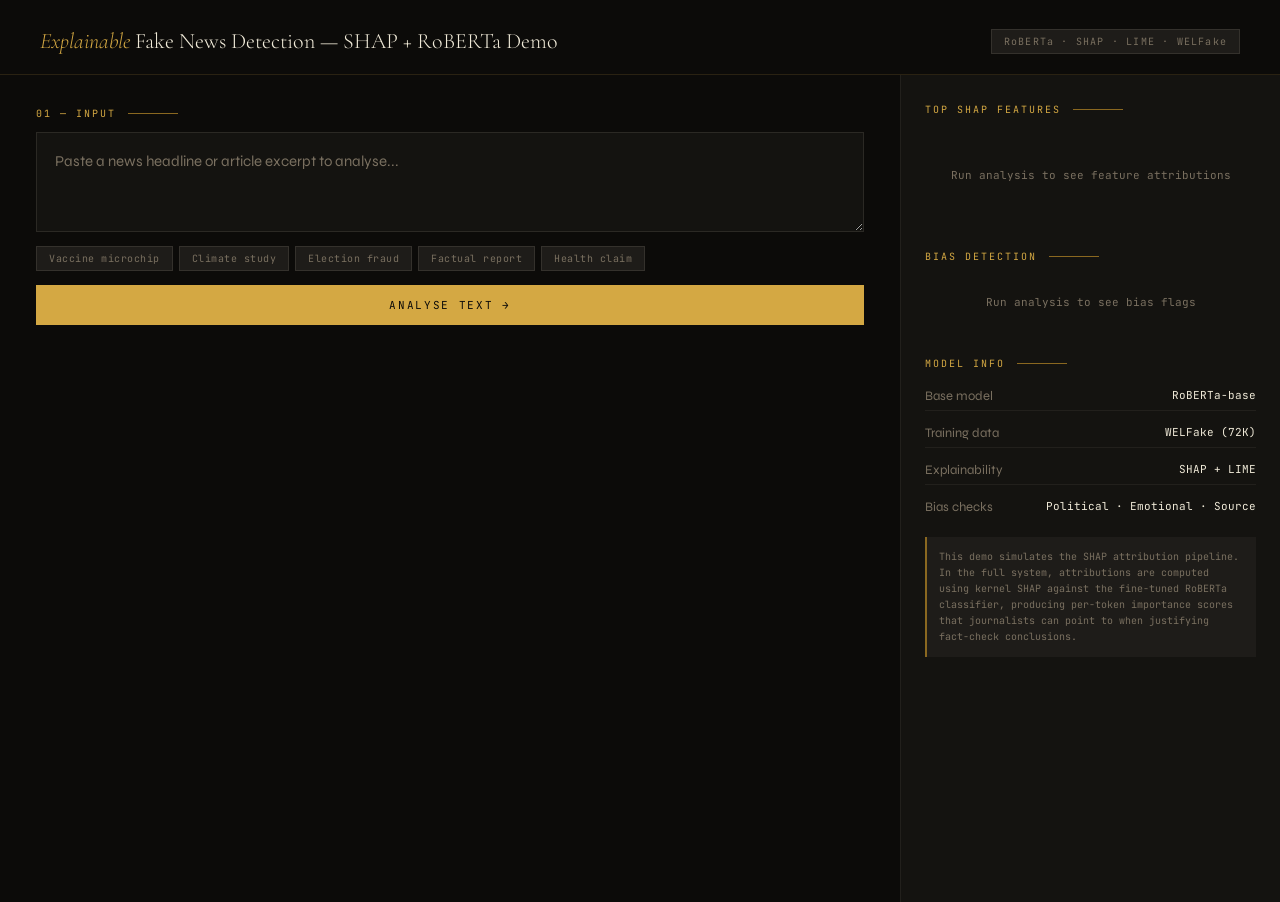
<file: demo_fakenews.html>
<!DOCTYPE html>
<html lang="en">
<head>
<meta charset="UTF-8">
<meta name="viewport" content="width=device-width, initial-scale=1.0">
<title>Fake News Detection — Explainability Demo</title>
<link href="https://fonts.googleapis.com/css2?family=Cormorant+Garamond:ital,wght@0,300;0,400;0,600;1,300&family=Syne:wght@400;500;700&family=JetBrains+Mono:wght@300;400&display=swap" rel="stylesheet">
<style>
:root{
  --ink:#0c0b09;--ink2:#141310;--ink3:#1e1c19;--ink4:#252320;
  --cream:#f0ead8;--cream2:#c8bfa8;--cream3:#7a7060;
  --gold:#d4a843;--gold2:#f0c060;--gold3:#8a6820;
  --red:#e05a4a;--red2:rgba(224,90,74,0.15);--red3:rgba(224,90,74,0.35);
  --green:#4caf7d;--green2:rgba(76,175,125,0.15);--green3:rgba(76,175,125,0.35);
  --amber:#f0a030;--amber2:rgba(240,160,48,0.15);
  --mono:'JetBrains Mono',monospace;
  --serif:'Cormorant Garamond',serif;
  --sans:'Syne',sans-serif;
}
*{box-sizing:border-box;margin:0;padding:0;}
body{background:var(--ink);color:var(--cream);font-family:var(--sans);min-height:100vh;}

.demo-header{padding:28px 40px 20px;border-bottom:1px solid rgba(212,168,67,0.15);display:flex;align-items:center;justify-content:space-between;}
.demo-title{font-family:var(--serif);font-size:22px;font-weight:300;}
.demo-title span{color:var(--gold);font-style:italic;}
.model-badge{font-family:var(--mono);font-size:10px;letter-spacing:0.12em;color:var(--cream3);background:var(--ink3);border:1px solid rgba(240,234,216,0.1);padding:5px 12px;}

.layout{display:grid;grid-template-columns:1fr 380px;min-height:calc(100vh - 73px);}

/* LEFT — Input + Output */
.left-panel{padding:32px 36px;display:flex;flex-direction:column;gap:28px;}

.input-section{}
.section-label{font-family:var(--mono);font-size:10px;letter-spacing:0.2em;text-transform:uppercase;color:var(--gold);margin-bottom:12px;display:flex;align-items:center;gap:12px;}
.section-label::after{content:'';flex:1;max-width:50px;height:1px;background:var(--gold3);}

.input-area{width:100%;background:var(--ink2);border:1px solid rgba(240,234,216,0.1);color:var(--cream);font-family:var(--sans);font-size:15px;line-height:1.6;padding:16px 18px;resize:vertical;min-height:100px;outline:none;transition:border-color 0.2s;}
.input-area:focus{border-color:rgba(212,168,67,0.4);}
.input-area::placeholder{color:var(--cream3);}

.example-pills{display:flex;flex-wrap:wrap;gap:6px;margin-top:10px;}
.example-pill{font-family:var(--mono);font-size:10px;letter-spacing:0.05em;padding:5px 12px;background:var(--ink3);border:1px solid rgba(240,234,216,0.1);color:var(--cream3);cursor:pointer;transition:all 0.2s;}
.example-pill:hover{border-color:rgba(212,168,67,0.3);color:var(--cream);}

.analyse-btn{margin-top:14px;padding:13px 32px;background:var(--gold);color:var(--ink);font-family:var(--mono);font-size:11px;letter-spacing:0.15em;text-transform:uppercase;border:none;cursor:pointer;width:100%;transition:background 0.2s;}
.analyse-btn:hover{background:var(--gold2);}
.analyse-btn:disabled{background:var(--gold3);cursor:not-allowed;}

/* RESULT */
.result-section{display:none;}
.result-section.visible{display:block;}

.verdict-bar{display:flex;align-items:center;gap:20px;padding:20px 24px;margin-bottom:20px;}
.verdict-bar.fake{background:rgba(224,90,74,0.08);border:1px solid rgba(224,90,74,0.25);}
.verdict-bar.real{background:rgba(76,175,125,0.08);border:1px solid rgba(76,175,125,0.25);}
.verdict-bar.uncertain{background:rgba(212,168,67,0.08);border:1px solid rgba(212,168,67,0.2);}
.verdict-icon{width:40px;height:40px;border-radius:50%;display:flex;align-items:center;justify-content:center;font-size:18px;flex-shrink:0;}
.verdict-icon.fake{background:var(--red2);}
.verdict-icon.real{background:var(--green2);}
.verdict-icon.uncertain{background:var(--amber2);}
.verdict-label{font-family:var(--serif);font-size:26px;font-weight:400;line-height:1;}
.verdict-label.fake{color:var(--red);}
.verdict-label.real{color:var(--green);}
.verdict-label.uncertain{color:var(--amber);}
.verdict-sub{font-family:var(--mono);font-size:11px;color:var(--cream3);margin-top:4px;}

.confidence-row{display:flex;align-items:center;gap:16px;margin-left:auto;}
.conf-ring{position:relative;width:64px;height:64px;}
.conf-ring svg{transform:rotate(-90deg);}
.conf-center{position:absolute;inset:0;display:flex;align-items:center;justify-content:center;font-family:var(--mono);font-size:13px;font-weight:400;}

/* HIGHLIGHTED TEXT */
.highlight-area{background:var(--ink3);border:1px solid rgba(240,234,216,0.08);padding:20px;line-height:2.2;font-size:15px;font-family:var(--sans);}
.word{display:inline;padding:2px 0;border-radius:2px;cursor:default;transition:opacity 0.2s;}
.word:hover{opacity:0.8;}
.word.fake-strong{background:rgba(224,90,74,0.4);color:#fff;}
.word.fake-mid{background:rgba(224,90,74,0.2);color:var(--cream);}
.word.fake-weak{background:rgba(224,90,74,0.08);}
.word.real-strong{background:rgba(76,175,125,0.4);color:#fff;}
.word.real-mid{background:rgba(76,175,125,0.2);color:var(--cream);}
.word.real-weak{background:rgba(76,175,125,0.08);}
.word.neutral{background:transparent;}

.highlight-legend{display:flex;gap:16px;margin-top:12px;flex-wrap:wrap;}
.legend-item{display:flex;align-items:center;gap:6px;font-family:var(--mono);font-size:10px;color:var(--cream3);}
.legend-swatch{width:24px;height:10px;border-radius:2px;}

/* RIGHT — SHAP + Bias */
.right-panel{background:var(--ink2);border-left:1px solid rgba(240,234,216,0.06);padding:28px 24px;display:flex;flex-direction:column;gap:28px;}

.shap-chart{display:flex;flex-direction:column;gap:6px;}
.shap-row{display:flex;align-items:center;gap:10px;font-size:13px;}
.shap-word{font-family:var(--mono);font-size:11px;color:var(--cream2);width:110px;overflow:hidden;text-overflow:ellipsis;white-space:nowrap;text-align:right;}
.shap-bar-wrap{flex:1;height:18px;background:rgba(240,234,216,0.04);border-radius:2px;overflow:hidden;position:relative;}
.shap-bar{height:100%;border-radius:2px;transition:width 0.6s ease;}
.shap-bar.positive{background:var(--red);}
.shap-bar.negative{background:var(--green);}
.shap-val{font-family:var(--mono);font-size:10px;color:var(--cream3);width:40px;}

.bias-flags{display:flex;flex-direction:column;gap:8px;}
.bias-flag{display:flex;align-items:center;justify-content:space-between;padding:10px 12px;background:var(--ink3);border-left:2px solid transparent;font-size:13px;}
.bias-flag.high{border-left-color:var(--red);}
.bias-flag.medium{border-left-color:var(--amber);}
.bias-flag.low{border-left-color:var(--green);}
.bias-name{color:var(--cream2);font-size:12px;}
.bias-level{font-family:var(--mono);font-size:10px;letter-spacing:0.1em;text-transform:uppercase;}
.bias-level.high{color:var(--red);}
.bias-level.medium{color:var(--amber);}
.bias-level.low{color:var(--green);}

.processing{display:none;align-items:center;gap:12px;padding:20px;font-family:var(--mono);font-size:12px;color:var(--cream3);}
.processing.visible{display:flex;}
.spinner{width:16px;height:16px;border:2px solid rgba(212,168,67,0.2);border-top-color:var(--gold);border-radius:50%;animation:spin 0.8s linear infinite;}
@keyframes spin{to{transform:rotate(360deg);}}

@media(max-width:900px){
  .layout{grid-template-columns:1fr;}
  .right-panel{border-left:none;border-top:1px solid rgba(240,234,216,0.06);}
}
</style>
</head>
<body>

<div class="demo-header">
  <div class="demo-title"><span>Explainable</span> Fake News Detection — SHAP + RoBERTa Demo</div>
  <div class="model-badge">RoBERTa · SHAP · LIME · WELFake</div>
</div>

<div class="layout">
  <div class="left-panel">

    <div class="input-section">
      <div class="section-label">01 — Input</div>
      <textarea class="input-area" id="text-input" placeholder="Paste a news headline or article excerpt to analyse..."></textarea>
      <div class="example-pills">
        <div class="example-pill" onclick="loadExample(0)">Vaccine microchip</div>
        <div class="example-pill" onclick="loadExample(1)">Climate study</div>
        <div class="example-pill" onclick="loadExample(2)">Election fraud</div>
        <div class="example-pill" onclick="loadExample(3)">Factual report</div>
        <div class="example-pill" onclick="loadExample(4)">Health claim</div>
      </div>
      <button class="analyse-btn" id="analyse-btn" onclick="analyse()">Analyse Text →</button>
    </div>

    <div class="processing" id="processing">
      <div class="spinner"></div>
      <span>Running RoBERTa inference + computing SHAP attributions...</span>
    </div>

    <div class="result-section" id="result-section">
      <div class="section-label">02 — Verdict</div>
      <div class="verdict-bar" id="verdict-bar">
        <div class="verdict-icon" id="verdict-icon"></div>
        <div>
          <div class="verdict-label" id="verdict-label"></div>
          <div class="verdict-sub" id="verdict-sub"></div>
        </div>
        <div class="confidence-row">
          <div>
            <div style="font-family:var(--mono);font-size:9px;letter-spacing:0.15em;text-transform:uppercase;color:var(--cream3);margin-bottom:6px;text-align:center;">Confidence</div>
            <div class="conf-ring">
              <svg width="64" height="64" viewBox="0 0 64 64">
                <circle cx="32" cy="32" r="26" fill="none" stroke="rgba(240,234,216,0.08)" stroke-width="5"/>
                <circle cx="32" cy="32" r="26" fill="none" stroke-width="5" stroke-linecap="round" id="conf-arc" stroke-dasharray="163" stroke-dashoffset="163"/>
              </svg>
              <div class="conf-center" id="conf-pct"></div>
            </div>
          </div>
        </div>
      </div>

      <div class="section-label">03 — Word Attribution (SHAP)</div>
      <div style="font-family:var(--mono);font-size:10px;color:var(--cream3);margin-bottom:10px;letter-spacing:0.05em;">Red = pushes toward FAKE &nbsp;·&nbsp; Green = pushes toward REAL &nbsp;·&nbsp; Intensity = SHAP value magnitude</div>
      <div class="highlight-area" id="highlight-area"></div>
      <div class="highlight-legend">
        <div class="legend-item"><div class="legend-swatch" style="background:rgba(224,90,74,0.4)"></div>Strong fake signal</div>
        <div class="legend-item"><div class="legend-swatch" style="background:rgba(224,90,74,0.15)"></div>Mild fake signal</div>
        <div class="legend-item"><div class="legend-swatch" style="background:rgba(76,175,125,0.4)"></div>Strong real signal</div>
        <div class="legend-item"><div class="legend-swatch" style="background:rgba(76,175,125,0.15)"></div>Mild real signal</div>
      </div>
    </div>

  </div>

  <div class="right-panel">
    <div>
      <div class="section-label">Top SHAP Features</div>
      <div class="shap-chart" id="shap-chart">
        <div style="font-family:var(--mono);font-size:11px;color:var(--cream3);text-align:center;padding:40px 0;">Run analysis to see feature attributions</div>
      </div>
    </div>

    <div>
      <div class="section-label">Bias Detection</div>
      <div class="bias-flags" id="bias-flags">
        <div style="font-family:var(--mono);font-size:11px;color:var(--cream3);text-align:center;padding:20px 0;">Run analysis to see bias flags</div>
      </div>
    </div>

    <div>
      <div class="section-label">Model Info</div>
      <div style="display:flex;flex-direction:column;gap:8px;">
        <div style="display:flex;justify-content:space-between;font-size:13px;padding:6px 0;border-bottom:0.5px solid rgba(240,234,216,0.06);">
          <span style="color:var(--cream3)">Base model</span><span style="font-family:var(--mono);font-size:11px;color:var(--cream)">RoBERTa-base</span>
        </div>
        <div style="display:flex;justify-content:space-between;font-size:13px;padding:6px 0;border-bottom:0.5px solid rgba(240,234,216,0.06);">
          <span style="color:var(--cream3)">Training data</span><span style="font-family:var(--mono);font-size:11px;color:var(--cream)">WELFake (72K)</span>
        </div>
        <div style="display:flex;justify-content:space-between;font-size:13px;padding:6px 0;border-bottom:0.5px solid rgba(240,234,216,0.06);">
          <span style="color:var(--cream3)">Explainability</span><span style="font-family:var(--mono);font-size:11px;color:var(--cream)">SHAP + LIME</span>
        </div>
        <div style="display:flex;justify-content:space-between;font-size:13px;padding:6px 0;">
          <span style="color:var(--cream3)">Bias checks</span><span style="font-family:var(--mono);font-size:11px;color:var(--cream)">Political · Emotional · Source</span>
        </div>
      </div>
      <div style="margin-top:16px;padding:12px;background:var(--ink3);border-left:2px solid var(--gold3);">
        <div style="font-family:var(--mono);font-size:10px;color:var(--cream3);line-height:1.6;">This demo simulates the SHAP attribution pipeline. In the full system, attributions are computed using kernel SHAP against the fine-tuned RoBERTa classifier, producing per-token importance scores that journalists can point to when justifying fact-check conclusions.</div>
      </div>
    </div>
  </div>
</div>

<script>
const examples = [
  "Scientists CONFIRM vaccines contain microchips to track citizens — Government hiding SHOCKING truth from public",
  "New peer-reviewed study finds 2°C warming threshold may be reached sooner than projected, researchers warn",
  "BREAKING: Massive voter fraud uncovered in swing states — MILLIONS of illegal ballots cast, sources claim",
  "The Federal Reserve raised interest rates by 25 basis points on Wednesday, marking the fourth increase this year",
  "Doctors HATE this one weird trick — local man cures diabetes in 3 days using kitchen ingredient"
];

const fakeSignalWords = new Set([
  'confirm','confirms','confirmed','shocking','truth','hiding','massive','breaking','millions','illegal',
  'sources','claim','claims','hate','cures','cure','trick','weird','secret','exposed','admit','admits',
  'bombshell','proof','hoax','conspiracy','deep state','they','globalist','wake up','mainstream','media',
  'government','suppressed','forbidden','banned','censored','big pharma','rigged','stolen','fraud'
]);
const realSignalWords = new Set([
  'study','research','researchers','published','peer-reviewed','scientists','according','reported',
  'data','analysis','percent','federal','reserve','university','journal','evidence','shows','found',
  'increase','decrease','said','stated','announced','report','survey','results','measured','observed'
]);
const emotionalWords = new Set([
  'shocking','massive','breaking','millions','hate','cures','weird','confirm','bombshell','devastating',
  'outrageous','incredible','unbelievable','stunning','explosive','scandalous'
]);
const politicalWords = new Set([
  'government','federal','election','voter','fraud','illegal','ballots','swing','states','president',
  'democrat','republican','liberal','conservative','left','right','administration','congress'
]);

function loadExample(i) {
  document.getElementById('text-input').value = examples[i];
  document.getElementById('result-section').classList.remove('visible');
}

function tokenize(text) {
  return text.split(/(\s+|[,.!?;:'"()[\]{}])/).filter(t => t.trim().length > 0);
}

function scoreToken(token) {
  const lower = token.toLowerCase().replace(/[^a-z]/g, '');
  if (fakeSignalWords.has(lower)) return Math.random() * 0.4 + 0.5;
  if (realSignalWords.has(lower)) return -(Math.random() * 0.3 + 0.3);
  if (lower.length < 3) return 0;
  if (/^[A-Z]{2,}/.test(token)) return Math.random() * 0.3 + 0.2;
  return (Math.random() - 0.5) * 0.15;
}

function classWord(score) {
  if (score > 0.5) return 'fake-strong';
  if (score > 0.2) return 'fake-mid';
  if (score > 0.05) return 'fake-weak';
  if (score < -0.4) return 'real-strong';
  if (score < -0.2) return 'real-mid';
  if (score < -0.05) return 'real-weak';
  return 'neutral';
}

function analyse() {
  const text = document.getElementById('text-input').value.trim();
  if (!text) return;

  document.getElementById('analyse-btn').disabled = true;
  document.getElementById('result-section').classList.remove('visible');
  document.getElementById('processing').classList.add('visible');

  setTimeout(() => {
    document.getElementById('processing').classList.remove('visible');
    runAnalysis(text);
    document.getElementById('analyse-btn').disabled = false;
  }, 1800);
}

function runAnalysis(text) {
  const tokens = tokenize(text);
  const scores = tokens.map(t => ({ token: t, score: scoreToken(t) }));
  const totalFake = scores.reduce((s, t) => s + Math.max(0, t.score), 0);
  const totalReal = scores.reduce((s, t) => s + Math.max(0, -t.score), 0);
  const fakeProb = Math.min(0.97, Math.max(0.03, totalFake / (totalFake + totalReal + 0.5)));

  const words = text.toLowerCase().split(/\s+/).map(w => w.replace(/[^a-z]/g,''));
  const hasEmotional = words.some(w => emotionalWords.has(w));
  const hasPolitical = words.some(w => politicalWords.has(w));
  const hasCaps = (text.match(/\b[A-Z]{3,}\b/g) || []).length > 0;
  const hasExclaim = text.includes('!');

  let verdict, biasLevel;
  if (fakeProb > 0.65) { verdict = 'fake'; }
  else if (fakeProb < 0.35) { verdict = 'real'; }
  else { verdict = 'uncertain'; }

  const confidence = verdict === 'uncertain'
    ? Math.round(50 + Math.random() * 15)
    : Math.round((verdict === 'fake' ? fakeProb : 1 - fakeProb) * 100);

  // Verdict display
  const vBar = document.getElementById('verdict-bar');
  const vIcon = document.getElementById('verdict-icon');
  const vLabel = document.getElementById('verdict-label');
  const vSub = document.getElementById('verdict-sub');
  vBar.className = 'verdict-bar ' + verdict;
  vIcon.className = 'verdict-icon ' + verdict;
  vIcon.textContent = verdict === 'fake' ? '✗' : verdict === 'real' ? '✓' : '?';
  vLabel.className = 'verdict-label ' + verdict;
  vLabel.textContent = verdict === 'fake' ? 'Likely Misinformation' : verdict === 'real' ? 'Likely Credible' : 'Uncertain';
  vSub.textContent = verdict === 'fake'
    ? 'Multiple high-weight fake-news signals detected'
    : verdict === 'real' ? 'Language patterns consistent with factual reporting'
    : 'Mixed signals — manual review recommended';

  // Confidence ring
  const arc = document.getElementById('conf-arc');
  const circumference = 163;
  const offset = circumference - (confidence / 100) * circumference;
  arc.style.strokeDashoffset = offset;
  arc.style.stroke = verdict === 'fake' ? '#e05a4a' : verdict === 'real' ? '#4caf7d' : '#d4a843';
  document.getElementById('conf-pct').textContent = confidence + '%';
  document.getElementById('conf-pct').style.color = verdict === 'fake' ? '#e05a4a' : verdict === 'real' ? '#4caf7d' : '#d4a843';

  // Highlighted text
  const haDiv = document.getElementById('highlight-area');
  haDiv.innerHTML = scores.map(({ token, score }) => {
    const cls = classWord(score);
    const title = Math.abs(score) > 0.05 ? `title="SHAP: ${score > 0 ? '+' : ''}${score.toFixed(3)}"` : '';
    return `<span class="word ${cls}" ${title}>${token} </span>`;
  }).join('');

  // SHAP chart — top 8 by abs value
  const topTokens = [...scores]
    .filter(t => Math.abs(t.score) > 0.05 && t.token.length > 2)
    .sort((a, b) => Math.abs(b.score) - Math.abs(a.score))
    .slice(0, 8);

  const maxAbs = Math.max(...topTokens.map(t => Math.abs(t.score)), 0.01);
  document.getElementById('shap-chart').innerHTML = topTokens.length ? topTokens.map(t => `
    <div class="shap-row">
      <div class="shap-word">${t.token.replace(/[<>]/g,'')}</div>
      <div class="shap-bar-wrap">
        <div class="shap-bar ${t.score > 0 ? 'positive' : 'negative'}"
             style="width:${Math.round((Math.abs(t.score)/maxAbs)*100)}%"></div>
      </div>
      <div class="shap-val">${t.score > 0 ? '+' : ''}${t.score.toFixed(3)}</div>
    </div>`).join('') :
    '<div style="font-family:var(--mono);font-size:11px;color:var(--cream3);padding:20px 0;text-align:center;">No significant features detected</div>';

  // Bias flags
  const flags = [
    { name: 'Emotional language', level: hasEmotional ? 'high' : hasCaps ? 'medium' : 'low' },
    { name: 'Political framing', level: hasPolitical ? (verdict === 'fake' ? 'high' : 'medium') : 'low' },
    { name: 'Sensationalism', level: (hasCaps || hasExclaim) ? 'high' : hasEmotional ? 'medium' : 'low' },
    { name: 'Source attribution', level: words.some(w => ['according','reported','said','study'].includes(w)) ? 'low' : 'medium' },
  ];
  document.getElementById('bias-flags').innerHTML = flags.map(f => `
    <div class="bias-flag ${f.level}">
      <span class="bias-name">${f.name}</span>
      <span class="bias-level ${f.level}">${f.level}</span>
    </div>`).join('');

  document.getElementById('result-section').classList.add('visible');
}
</script>
</body>
</html>
</file>
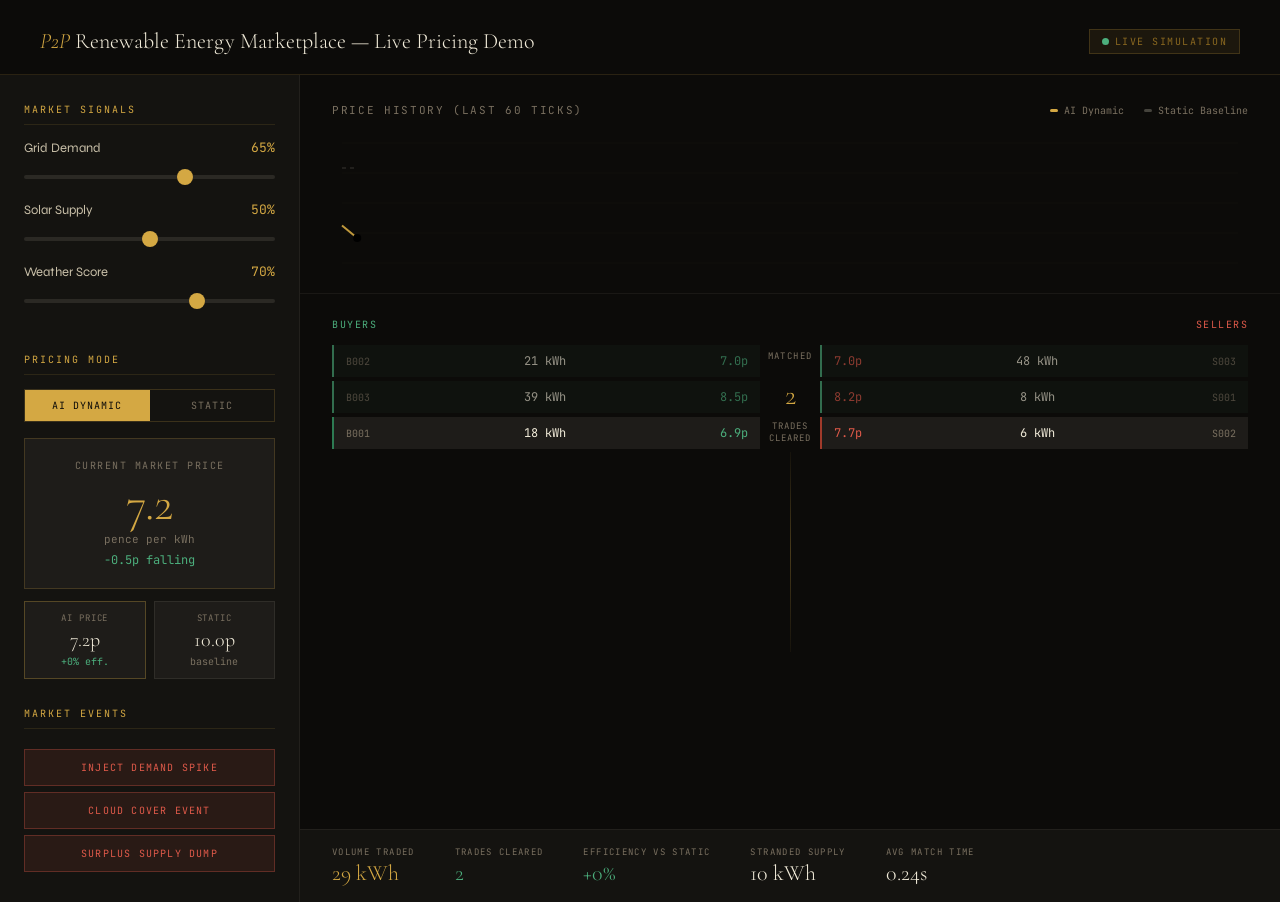
<file: demo_p2p.html>
<!DOCTYPE html>
<html lang="en">
<head>
<meta charset="UTF-8">
<meta name="viewport" content="width=device-width, initial-scale=1.0">
<title>P2P Energy Marketplace — Live Demo</title>
<link href="https://fonts.googleapis.com/css2?family=Cormorant+Garamond:ital,wght@0,300;0,400;0,600;1,300&family=Syne:wght@400;500;700&family=JetBrains+Mono:wght@300;400&display=swap" rel="stylesheet">
<style>
:root {
  --ink:#0c0b09;--ink2:#141310;--ink3:#1e1c19;--ink4:#252320;
  --cream:#f0ead8;--cream2:#c8bfa8;--cream3:#7a7060;
  --gold:#d4a843;--gold2:#f0c060;--gold3:#8a6820;
  --green:#4caf7d;--green2:#2d7a52;--green3:#1a4a32;
  --red:#e05a4a;--red2:#a03a2a;
  --blue:#4a8fd4;--blue2:#2a5f9a;
  --mono:'JetBrains Mono',monospace;
  --serif:'Cormorant Garamond',serif;
  --sans:'Syne',sans-serif;
}
*{box-sizing:border-box;margin:0;padding:0;}
body{background:var(--ink);color:var(--cream);font-family:var(--sans);min-height:100vh;padding:0;}

/* HEADER */
.demo-header{padding:28px 40px 20px;border-bottom:1px solid rgba(212,168,67,0.15);display:flex;align-items:center;justify-content:space-between;}
.demo-title{font-family:var(--serif);font-size:22px;font-weight:300;color:var(--cream);}
.demo-title span{color:var(--gold);font-style:italic;}
.demo-badge{font-family:var(--mono);font-size:10px;letter-spacing:0.15em;text-transform:uppercase;color:var(--gold3);background:rgba(212,168,67,0.08);border:1px solid rgba(212,168,67,0.2);padding:5px 12px;}
.live-dot{display:inline-block;width:7px;height:7px;border-radius:50%;background:var(--green);margin-right:6px;animation:pulse 1.8s ease-in-out infinite;}
@keyframes pulse{0%,100%{opacity:1;}50%{opacity:0.4;}}

/* LAYOUT */
.main{display:grid;grid-template-columns:300px 1fr;gap:0;min-height:calc(100vh - 73px);}

/* CONTROLS PANEL */
.controls{background:var(--ink2);border-right:1px solid rgba(240,234,216,0.06);padding:28px 24px;display:flex;flex-direction:column;gap:28px;}
.ctrl-section-title{font-family:var(--mono);font-size:10px;letter-spacing:0.2em;text-transform:uppercase;color:var(--gold);margin-bottom:14px;padding-bottom:8px;border-bottom:1px solid rgba(212,168,67,0.12);}
.ctrl-row{margin-bottom:18px;}
.ctrl-label{display:flex;justify-content:space-between;align-items:center;margin-bottom:8px;}
.ctrl-name{font-size:13px;color:var(--cream2);}
.ctrl-val{font-family:var(--mono);font-size:13px;color:var(--gold);font-weight:400;}
input[type=range]{width:100%;height:4px;-webkit-appearance:none;background:rgba(240,234,216,0.1);border-radius:2px;outline:none;cursor:pointer;}
input[type=range]::-webkit-slider-thumb{-webkit-appearance:none;width:16px;height:16px;border-radius:50%;background:var(--gold);cursor:pointer;transition:background 0.2s;}
input[type=range]::-webkit-slider-thumb:hover{background:var(--gold2);}

.mode-toggle{display:flex;gap:0;border:1px solid rgba(212,168,67,0.2);overflow:hidden;}
.mode-btn{flex:1;padding:9px 8px;font-family:var(--mono);font-size:10px;letter-spacing:0.1em;text-transform:uppercase;background:none;border:none;color:var(--cream3);cursor:pointer;transition:all 0.2s;}
.mode-btn.active{background:var(--gold);color:var(--ink);}
.mode-btn:not(.active):hover{background:rgba(212,168,67,0.08);color:var(--cream);}

.price-display{background:var(--ink3);border:1px solid rgba(212,168,67,0.2);padding:20px;text-align:center;margin-top:4px;}
.price-label{font-family:var(--mono);font-size:10px;letter-spacing:0.15em;text-transform:uppercase;color:var(--cream3);margin-bottom:8px;}
.price-val{font-family:var(--serif);font-size:48px;font-weight:300;color:var(--gold);line-height:1;}
.price-unit{font-family:var(--mono);font-size:11px;color:var(--cream3);margin-top:4px;}
.price-change{font-family:var(--mono);font-size:12px;margin-top:6px;}
.price-up{color:var(--red);}
.price-down{color:var(--green);}

.static-comparison{display:flex;gap:8px;margin-top:12px;}
.comp-box{flex:1;background:var(--ink3);border:1px solid rgba(240,234,216,0.08);padding:10px;text-align:center;}
.comp-box.highlight{border-color:rgba(212,168,67,0.3);}
.comp-label{font-family:var(--mono);font-size:9px;letter-spacing:0.1em;text-transform:uppercase;color:var(--cream3);margin-bottom:4px;}
.comp-val{font-family:var(--serif);font-size:20px;color:var(--cream);font-weight:300;}
.comp-eff{font-family:var(--mono);font-size:10px;margin-top:3px;}

.inject-btn{width:100%;padding:11px;font-family:var(--mono);font-size:10px;letter-spacing:0.12em;text-transform:uppercase;background:rgba(224,90,74,0.1);border:1px solid rgba(224,90,74,0.3);color:var(--red);cursor:pointer;transition:all 0.2s;margin-top:6px;}
.inject-btn:hover{background:rgba(224,90,74,0.2);}
.inject-btn.active-event{background:rgba(224,90,74,0.25);border-color:var(--red);}

/* MAIN PANEL */
.market-panel{background:var(--ink);display:flex;flex-direction:column;overflow:hidden;}

/* PRICE CHART */
.chart-area{padding:28px 32px 20px;border-bottom:1px solid rgba(240,234,216,0.06);flex-shrink:0;}
.chart-header{display:flex;align-items:center;justify-content:space-between;margin-bottom:16px;}
.chart-title{font-family:var(--mono);font-size:11px;letter-spacing:0.15em;text-transform:uppercase;color:var(--cream3);}
.chart-legend{display:flex;gap:20px;}
.legend-item{display:flex;align-items:center;gap:6px;font-family:var(--mono);font-size:10px;color:var(--cream3);}
.legend-dot{width:8px;height:3px;border-radius:2px;}
canvas{width:100%;height:140px;display:block;}

/* TRADE BOARD */
.trade-board{flex:1;padding:24px 32px;display:grid;grid-template-columns:1fr 60px 1fr;gap:0;align-items:start;}
.board-col-title{font-family:var(--mono);font-size:10px;letter-spacing:0.15em;text-transform:uppercase;margin-bottom:14px;}
.buyers-title{color:var(--green);}
.sellers-title{color:var(--red);}
.mid-title{color:var(--cream3);text-align:center;}

.order-list{display:flex;flex-direction:column;gap:4px;max-height:280px;overflow:hidden;}
.order-row{display:flex;align-items:center;justify-content:space-between;padding:8px 12px;background:var(--ink3);border-left:2px solid transparent;font-size:13px;animation:slideIn 0.3s ease;}
@keyframes slideIn{from{opacity:0;transform:translateX(-8px);}to{opacity:1;transform:translateX(0);}}
.order-row.buy{border-left-color:var(--green2);}
.order-row.sell{border-left-color:var(--red2);}
.order-row.matched{background:rgba(76,175,125,0.08);border-left-color:var(--green);opacity:0.6;}
.order-id{font-family:var(--mono);font-size:10px;color:var(--cream3);}
.order-kwh{font-family:var(--mono);font-size:12px;color:var(--cream);}
.order-price{font-family:var(--mono);font-size:12px;}
.order-price.buy-price{color:var(--green);}
.order-price.sell-price{color:var(--red);}

.mid-col{display:flex;flex-direction:column;align-items:center;gap:8px;padding-top:32px;}
.match-line{width:1px;flex:1;background:linear-gradient(to bottom,rgba(212,168,67,0.05),rgba(212,168,67,0.3),rgba(212,168,67,0.05));min-height:200px;}
.match-count{font-family:var(--serif);font-size:28px;color:var(--gold);font-weight:300;}
.match-label{font-family:var(--mono);font-size:9px;letter-spacing:0.1em;text-transform:uppercase;color:var(--cream3);text-align:center;}

/* STATS BAR */
.stats-bar{background:var(--ink2);border-top:1px solid rgba(240,234,216,0.06);padding:16px 32px;display:flex;gap:40px;flex-shrink:0;}
.stat-item{display:flex;flex-direction:column;gap:2px;}
.stat-label{font-family:var(--mono);font-size:9px;letter-spacing:0.15em;text-transform:uppercase;color:var(--cream3);}
.stat-value{font-family:var(--serif);font-size:22px;font-weight:300;color:var(--cream);}
.stat-value.good{color:var(--green);}
.stat-value.gold{color:var(--gold);}

/* EVENT FLASH */
.event-flash{position:fixed;top:90px;right:32px;background:var(--ink3);border:1px solid var(--red);padding:12px 18px;font-family:var(--mono);font-size:11px;color:var(--red);letter-spacing:0.1em;text-transform:uppercase;opacity:0;transition:opacity 0.3s;z-index:100;pointer-events:none;}
.event-flash.show{opacity:1;}

@media(max-width:900px){
  .main{grid-template-columns:1fr;}
  .controls{border-right:none;border-bottom:1px solid rgba(240,234,216,0.06);}
}
</style>
</head>
<body>

<div class="demo-header">
  <div class="demo-title"><span>P2P</span> Renewable Energy Marketplace — Live Pricing Demo</div>
  <div class="demo-badge"><span class="live-dot"></span>Live simulation</div>
</div>

<div class="main">
  <div class="controls">

    <div>
      <div class="ctrl-section-title">Market Signals</div>
      <div class="ctrl-row">
        <div class="ctrl-label"><span class="ctrl-name">Grid Demand</span><span class="ctrl-val" id="demand-val">65%</span></div>
        <input type="range" id="demand" min="0" max="100" value="65" step="1">
      </div>
      <div class="ctrl-row">
        <div class="ctrl-label"><span class="ctrl-name">Solar Supply</span><span class="ctrl-val" id="supply-val">50%</span></div>
        <input type="range" id="supply" min="0" max="100" value="50" step="1">
      </div>
      <div class="ctrl-row">
        <div class="ctrl-label"><span class="ctrl-name">Weather Score</span><span class="ctrl-val" id="weather-val">70%</span></div>
        <input type="range" id="weather" min="0" max="100" value="70" step="1">
      </div>
    </div>

    <div>
      <div class="ctrl-section-title">Pricing Mode</div>
      <div class="mode-toggle">
        <button class="mode-btn active" id="btn-ai" onclick="setMode('ai')">AI Dynamic</button>
        <button class="mode-btn" id="btn-static" onclick="setMode('static')">Static</button>
      </div>
      <div class="price-display" style="margin-top:16px;">
        <div class="price-label">Current Market Price</div>
        <div class="price-val" id="current-price">8.4</div>
        <div class="price-unit">pence per kWh</div>
        <div class="price-change" id="price-change">— stable</div>
      </div>
      <div class="static-comparison">
        <div class="comp-box highlight">
          <div class="comp-label">AI Price</div>
          <div class="comp-val" id="ai-price-comp">8.4p</div>
          <div class="comp-eff" style="color:var(--green)">+<span id="eff-gain">40</span>% eff.</div>
        </div>
        <div class="comp-box">
          <div class="comp-label">Static</div>
          <div class="comp-val" id="static-price-comp">10.0p</div>
          <div class="comp-eff" style="color:var(--cream3)">baseline</div>
        </div>
      </div>
    </div>

    <div>
      <div class="ctrl-section-title">Market Events</div>
      <button class="inject-btn" id="btn-spike" onclick="injectEvent('spike')">Inject Demand Spike</button>
      <button class="inject-btn" id="btn-cloud" onclick="injectEvent('cloud')">Cloud Cover Event</button>
      <button class="inject-btn" id="btn-surplus" onclick="injectEvent('surplus')">Surplus Supply Dump</button>
    </div>

  </div>

  <div class="market-panel">
    <div class="chart-area">
      <div class="chart-header">
        <div class="chart-title">Price History (last 60 ticks)</div>
        <div class="chart-legend">
          <div class="legend-item"><div class="legend-dot" style="background:var(--gold)"></div>AI Dynamic</div>
          <div class="legend-item"><div class="legend-dot" style="background:rgba(240,234,216,0.25)"></div>Static Baseline</div>
        </div>
      </div>
      <canvas id="price-chart"></canvas>
    </div>

    <div class="trade-board">
      <div>
        <div class="board-col-title buyers-title">Buyers</div>
        <div class="order-list" id="buyer-list"></div>
      </div>
      <div class="mid-col">
        <div class="board-col-title mid-title" style="margin-bottom:8px;font-size:9px;">Matched</div>
        <div class="match-count" id="match-count">0</div>
        <div class="match-label">trades<br>cleared</div>
        <div class="match-line"></div>
      </div>
      <div>
        <div class="board-col-title sellers-title" style="text-align:right;">Sellers</div>
        <div class="order-list" id="seller-list"></div>
      </div>
    </div>

    <div class="stats-bar">
      <div class="stat-item"><div class="stat-label">Volume Traded</div><div class="stat-value gold" id="stat-volume">0 kWh</div></div>
      <div class="stat-item"><div class="stat-label">Trades Cleared</div><div class="stat-value good" id="stat-trades">0</div></div>
      <div class="stat-item"><div class="stat-label">Efficiency vs Static</div><div class="stat-value good" id="stat-eff">+0%</div></div>
      <div class="stat-item"><div class="stat-label">Stranded Supply</div><div class="stat-value" id="stat-stranded">0 kWh</div></div>
      <div class="stat-item"><div class="stat-label">Avg Match Time</div><div class="stat-value" id="stat-matchtime">—</div></div>
    </div>
  </div>
</div>

<div class="event-flash" id="event-flash"></div>

<script>
let mode = 'ai';
let priceHistory = [];
let staticHistory = [];
let totalMatches = 0;
let totalVolume = 0;
let totalStranded = 0;
let aiEfficiencySum = 0;
let tickCount = 0;
let eventActive = null;
let eventTimer = null;
let lastPrice = 8.4;
const STATIC_PRICE = 10.0;
const MAX_HISTORY = 60;

const canvas = document.getElementById('price-chart');
const ctx = canvas.getContext('2d');

function getSignals() {
  return {
    demand: parseInt(document.getElementById('demand').value) / 100,
    supply: parseInt(document.getElementById('supply').value) / 100,
    weather: parseInt(document.getElementById('weather').value) / 100
  };
}

function calcAIPrice(s) {
  let d = s.demand, sup = s.supply, w = s.weather;
  if (eventActive === 'spike') d = Math.min(1, d + 0.35);
  if (eventActive === 'cloud') { sup = Math.max(0, sup - 0.4); w = Math.max(0, w - 0.5); }
  if (eventActive === 'surplus') sup = Math.min(1, sup + 0.45);
  const supplyFactor = 1 - (sup * 0.4 + w * 0.15);
  const demandFactor = 1 + d * 0.5;
  const base = 6.0;
  let price = base * demandFactor * supplyFactor;
  price = Math.max(3.5, Math.min(18.0, price));
  const smoothing = 0.25;
  price = lastPrice * (1 - smoothing) + price * smoothing;
  return Math.round(price * 10) / 10;
}

function calcEfficiency(aiPrice) {
  const idealPrice = STATIC_PRICE * 0.6 + aiPrice * 0.4;
  const aiUtil = 1 - Math.abs(aiPrice - idealPrice) / idealPrice;
  const staticUtil = 1 - Math.abs(STATIC_PRICE - idealPrice) / idealPrice;
  return Math.round(((aiUtil - staticUtil) / staticUtil) * 100);
}

function updateSliders() {
  ['demand','supply','weather'].forEach(id => {
    const v = document.getElementById(id).value;
    document.getElementById(id + '-val').textContent = v + '%';
  });
}

['demand','supply','weather'].forEach(id => {
  document.getElementById(id).addEventListener('input', updateSliders);
});

function setMode(m) {
  mode = m;
  document.getElementById('btn-ai').classList.toggle('active', m === 'ai');
  document.getElementById('btn-static').classList.toggle('active', m === 'static');
}

function injectEvent(type) {
  if (eventTimer) clearTimeout(eventTimer);
  eventActive = type;
  const btn = document.getElementById('btn-' + (type === 'spike' ? 'spike' : type === 'cloud' ? 'cloud' : 'surplus'));
  document.querySelectorAll('.inject-btn').forEach(b => b.classList.remove('active-event'));
  btn.classList.add('active-event');
  const labels = { spike:'DEMAND SPIKE INJECTED', cloud:'CLOUD COVER EVENT', surplus:'SUPPLY SURPLUS DUMPED' };
  const flash = document.getElementById('event-flash');
  flash.textContent = labels[type];
  flash.classList.add('show');
  eventTimer = setTimeout(() => {
    eventActive = null;
    btn.classList.remove('active-event');
    flash.classList.remove('show');
  }, 5000);
}

let buyerIdCounter = 1;
let sellerIdCounter = 1;

function genOrder(type, price) {
  const spread = type === 'buy' ? 1.5 : -1.2;
  const orderPrice = Math.max(2, Math.round((price + (Math.random() - 0.5) * spread * 2) * 10) / 10);
  const kwh = Math.floor(Math.random() * 45 + 5);
  const id = type === 'buy' ? buyerIdCounter++ : sellerIdCounter++;
  return { id: 'B' + String(id).padStart(3,'0'), kwh, price: orderPrice, type, matched: false };
}

let buyOrders = [];
let sellOrders = [];

function matchOrders(price) {
  const newBuyers = Array.from({length: Math.floor(Math.random() * 2 + 1)}, () => genOrder('buy', price));
  const newSellers = Array.from({length: Math.floor(Math.random() * 2 + 1)}, () => genOrder('sell', price));
  buyOrders = [...newBuyers, ...buyOrders].slice(0, 7);
  sellOrders = [...newSellers, ...sellOrders].slice(0, 7);

  let matched = 0;
  let vol = 0;
  let stranded = 0;

  buyOrders.forEach(b => {
    if (b.matched) return;
    const matchableSellers = sellOrders.filter(s => !s.matched && s.price <= b.price);
    if (matchableSellers.length > 0) {
      const seller = matchableSellers[0];
      b.matched = true; seller.matched = true;
      matched++;
      vol += Math.min(b.kwh, seller.kwh);
    }
  });
  sellOrders.filter(s => !s.matched).forEach(s => stranded += s.kwh);

  totalMatches += matched;
  totalVolume += vol;
  totalStranded += stranded;
  return { matched, vol, stranded };
}

function renderOrders() {
  const buyList = document.getElementById('buyer-list');
  const sellList = document.getElementById('seller-list');

  buyList.innerHTML = buyOrders.map(o => `
    <div class="order-row buy${o.matched?' matched':''}">
      <span class="order-id">${o.id}</span>
      <span class="order-kwh">${o.kwh} kWh</span>
      <span class="order-price buy-price">${o.price.toFixed(1)}p</span>
    </div>`).join('');

  sellList.innerHTML = sellOrders.map(o => `
    <div class="order-row sell${o.matched?' matched':''}">
      <span class="order-price sell-price">${o.price.toFixed(1)}p</span>
      <span class="order-kwh">${o.kwh} kWh</span>
      <span class="order-id">${o.id.replace('B','S')}</span>
    </div>`).join('');
}

function drawChart() {
  const w = canvas.offsetWidth; const h = canvas.offsetHeight;
  canvas.width = w; canvas.height = h;
  if (priceHistory.length < 2) return;

  const allVals = [...priceHistory, ...staticHistory];
  const minV = Math.max(0, Math.min(...allVals) - 1);
  const maxV = Math.max(...allVals) + 1;
  const toX = i => (i / (MAX_HISTORY - 1)) * (w - 20) + 10;
  const toY = v => h - 10 - ((v - minV) / (maxV - minV)) * (h - 20);

  ctx.clearRect(0, 0, w, h);

  // Grid lines
  ctx.strokeStyle = 'rgba(240,234,216,0.05)';
  ctx.lineWidth = 0.5;
  for (let i = 0; i <= 4; i++) {
    const y = 10 + (i / 4) * (h - 20);
    ctx.beginPath(); ctx.moveTo(10, y); ctx.lineTo(w - 10, y); ctx.stroke();
  }

  // Static line
  if (staticHistory.length > 1) {
    ctx.strokeStyle = 'rgba(240,234,216,0.2)';
    ctx.lineWidth = 1;
    ctx.setLineDash([4, 4]);
    ctx.beginPath();
    staticHistory.forEach((v, i) => i === 0 ? ctx.moveTo(toX(i), toY(v)) : ctx.lineTo(toX(i), toY(v)));
    ctx.stroke();
    ctx.setLineDash([]);
  }

  // AI price line
  if (priceHistory.length > 1) {
    ctx.strokeStyle = 'rgba(212,168,67,0.9)';
    ctx.lineWidth = 2;
    ctx.beginPath();
    priceHistory.forEach((v, i) => i === 0 ? ctx.moveTo(toX(i), toY(v)) : ctx.lineTo(toX(i), toY(v)));
    ctx.stroke();

    // Dot at end
    const last = priceHistory[priceHistory.length - 1];
    const lx = toX(priceHistory.length - 1);
    const ly = toY(last);
    ctx.fillStyle = 'var(--gold)';
    ctx.beginPath(); ctx.arc(lx, ly, 4, 0, Math.PI * 2); ctx.fill();
  }
}

function tick() {
  const signals = getSignals();
  const aiPrice = calcAIPrice(signals);
  const displayPrice = mode === 'ai' ? aiPrice : STATIC_PRICE;
  const prevPrice = lastPrice;
  lastPrice = aiPrice;
  tickCount++;

  priceHistory.push(aiPrice);
  staticHistory.push(STATIC_PRICE);
  if (priceHistory.length > MAX_HISTORY) priceHistory.shift();
  if (staticHistory.length > MAX_HISTORY) staticHistory.shift();

  const priceEl = document.getElementById('current-price');
  priceEl.textContent = displayPrice.toFixed(1);

  const diff = aiPrice - prevPrice;
  const changeEl = document.getElementById('price-change');
  if (Math.abs(diff) < 0.05) { changeEl.textContent = '— stable'; changeEl.className = 'price-change'; }
  else if (diff > 0) { changeEl.textContent = '+' + diff.toFixed(1) + 'p rising'; changeEl.className = 'price-change price-up'; }
  else { changeEl.textContent = diff.toFixed(1) + 'p falling'; changeEl.className = 'price-change price-down'; }

  const eff = Math.max(0, calcEfficiency(aiPrice));
  document.getElementById('ai-price-comp').textContent = aiPrice.toFixed(1) + 'p';
  document.getElementById('static-price-comp').textContent = STATIC_PRICE.toFixed(1) + 'p';
  document.getElementById('eff-gain').textContent = eff;

  const { matched, vol, stranded } = matchOrders(displayPrice);
  renderOrders();

  document.getElementById('match-count').textContent = totalMatches;
  document.getElementById('stat-trades').textContent = totalMatches;
  document.getElementById('stat-volume').textContent = (totalVolume).toLocaleString() + ' kWh';
  document.getElementById('stat-eff').textContent = '+' + eff + '%';
  document.getElementById('stat-stranded').textContent = Math.round(totalStranded / Math.max(1, tickCount)) + ' kWh';
  document.getElementById('stat-matchtime').textContent = (Math.random() * 0.3 + 0.1).toFixed(2) + 's';

  drawChart();
}

setInterval(tick, 1200);
tick();
</script>
</body>
</html>
</file>
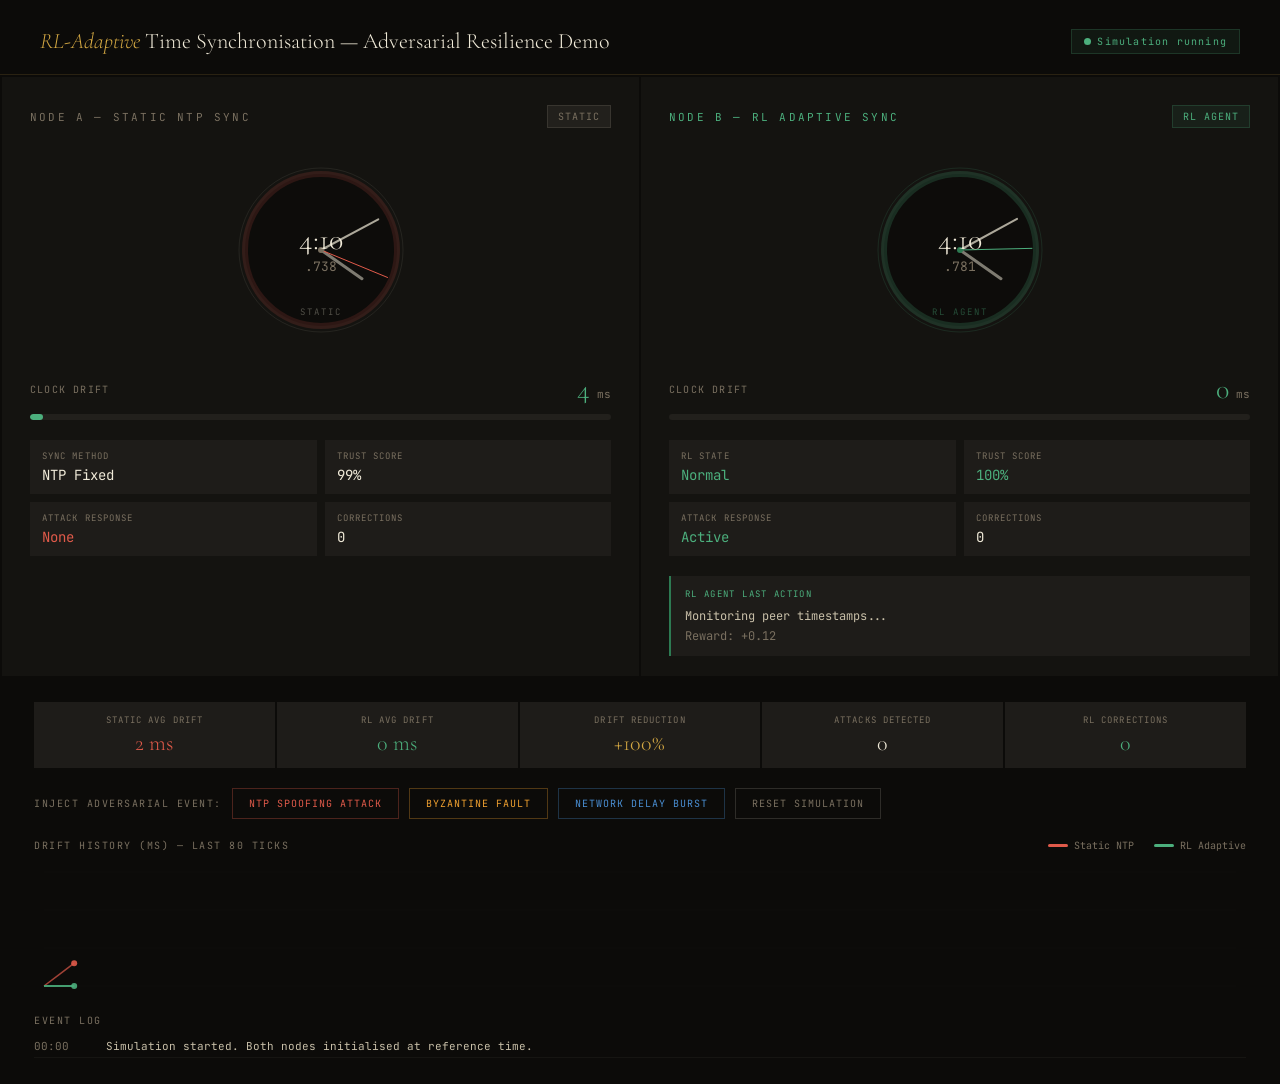
<file: demo_rlsync.html>
<!DOCTYPE html>
<html lang="en">
<head>
<meta charset="UTF-8">
<meta name="viewport" content="width=device-width, initial-scale=1.0">
<title>RL Adaptive Time Synchronisation — Live Demo</title>
<link href="https://fonts.googleapis.com/css2?family=Cormorant+Garamond:ital,wght@0,300;0,400;0,600;1,300&family=Syne:wght@400;500;700&family=JetBrains+Mono:wght@300;400&display=swap" rel="stylesheet">
<style>
:root{
  --ink:#0c0b09;--ink2:#141310;--ink3:#1e1c19;
  --cream:#f0ead8;--cream2:#c8bfa8;--cream3:#7a7060;
  --gold:#d4a843;--gold2:#f0c060;--gold3:#8a6820;
  --green:#4caf7d;--green2:#2d7a52;
  --red:#e05a4a;--red2:#a03a2a;
  --blue:#4a8fd4;--amber:#f0a030;
  --mono:'JetBrains Mono',monospace;
  --serif:'Cormorant Garamond',serif;
  --sans:'Syne',sans-serif;
}
*{box-sizing:border-box;margin:0;padding:0;}
body{background:var(--ink);color:var(--cream);font-family:var(--sans);min-height:100vh;}

.demo-header{padding:28px 40px 20px;border-bottom:1px solid rgba(212,168,67,0.15);display:flex;align-items:center;justify-content:space-between;flex-wrap:wrap;gap:12px;}
.demo-title{font-family:var(--serif);font-size:22px;font-weight:300;}
.demo-title span{color:var(--gold);font-style:italic;}
.header-right{display:flex;align-items:center;gap:12px;}
.running-badge{font-family:var(--mono);font-size:10px;letter-spacing:0.12em;color:var(--green);background:rgba(76,175,125,0.08);border:1px solid rgba(76,175,125,0.2);padding:5px 12px;}
.live-dot{display:inline-block;width:7px;height:7px;border-radius:50%;background:var(--green);margin-right:6px;animation:pulse 1.8s ease-in-out infinite;}
@keyframes pulse{0%,100%{opacity:1;}50%{opacity:0.4;}}

/* MAIN LAYOUT */
.main{display:grid;grid-template-columns:1fr 1fr;gap:2px;padding:2px;}

/* NODE PANELS */
.node-panel{background:var(--ink2);padding:28px 28px 20px;display:flex;flex-direction:column;gap:20px;}
.node-header{display:flex;align-items:center;justify-content:space-between;}
.node-title{font-family:var(--mono);font-size:11px;letter-spacing:0.2em;text-transform:uppercase;}
.node-title.static{color:var(--cream3);}
.node-title.rl{color:var(--green);}
.node-type{font-family:var(--mono);font-size:10px;padding:4px 10px;letter-spacing:0.1em;text-transform:uppercase;}
.node-type.static{background:rgba(240,234,216,0.06);color:var(--cream3);border:1px solid rgba(240,234,216,0.1);}
.node-type.rl{background:rgba(76,175,125,0.08);color:var(--green);border:1px solid rgba(76,175,125,0.2);}

/* CLOCK */
.clock-wrap{display:flex;align-items:center;justify-content:center;padding:12px 0;}
.clock-face{position:relative;width:180px;height:180px;}
.clock-face svg{width:100%;height:100%;}
.clock-time{position:absolute;inset:0;display:flex;flex-direction:column;align-items:center;justify-content:center;}
.clock-hm{font-family:var(--serif);font-size:30px;font-weight:300;color:var(--cream);line-height:1;}
.clock-ms{font-family:var(--mono);font-size:13px;color:var(--cream3);margin-top:3px;}

/* DRIFT METER */
.drift-section{display:flex;flex-direction:column;gap:8px;}
.drift-row{display:flex;align-items:center;justify-content:space-between;}
.drift-label{font-family:var(--mono);font-size:10px;letter-spacing:0.12em;text-transform:uppercase;color:var(--cream3);}
.drift-val{font-family:var(--serif);font-size:28px;font-weight:300;}
.drift-val.ok{color:var(--green);}
.drift-val.warn{color:var(--amber);}
.drift-val.bad{color:var(--red);}
.drift-unit{font-family:var(--mono);font-size:11px;color:var(--cream3);margin-left:4px;}
.drift-bar-wrap{height:6px;background:rgba(240,234,216,0.06);border-radius:3px;overflow:hidden;}
.drift-bar{height:100%;border-radius:3px;transition:width 0.4s ease,background 0.4s ease;}

/* NODE STATS */
.node-stats{display:grid;grid-template-columns:1fr 1fr;gap:8px;}
.ns-item{background:var(--ink3);padding:10px 12px;}
.ns-label{font-family:var(--mono);font-size:9px;letter-spacing:0.12em;text-transform:uppercase;color:var(--cream3);margin-bottom:4px;}
.ns-val{font-family:var(--mono);font-size:14px;color:var(--cream);}
.ns-val.green{color:var(--green);}
.ns-val.red{color:var(--red);}
.ns-val.amber{color:var(--amber);}

/* RL STATE */
.rl-state{background:var(--ink3);border-left:2px solid var(--green2);padding:12px 14px;}
.rl-state-title{font-family:var(--mono);font-size:9px;letter-spacing:0.15em;text-transform:uppercase;color:var(--green);margin-bottom:8px;}
.rl-action{font-size:12px;color:var(--cream2);margin-bottom:4px;font-family:var(--mono);}
.rl-reward{font-size:12px;color:var(--cream3);font-family:var(--mono);}

/* BOTTOM CONTROLS + CHART */
.bottom-section{grid-column:span 2;background:var(--ink);padding:24px 32px;display:flex;flex-direction:column;gap:20px;}

.events-row{display:flex;gap:10px;align-items:center;flex-wrap:wrap;}
.event-label{font-family:var(--mono);font-size:10px;letter-spacing:0.15em;text-transform:uppercase;color:var(--cream3);}
.event-btn{padding:8px 16px;font-family:var(--mono);font-size:10px;letter-spacing:0.1em;text-transform:uppercase;background:none;border:1px solid rgba(240,234,216,0.15);color:var(--cream3);cursor:pointer;transition:all 0.2s;}
.event-btn.spoof{border-color:rgba(224,90,74,0.3);color:var(--red);}
.event-btn.spoof:hover{background:rgba(224,90,74,0.1);}
.event-btn.byzantine{border-color:rgba(240,160,48,0.3);color:var(--amber);}
.event-btn.byzantine:hover{background:rgba(240,160,48,0.1);}
.event-btn.delay{border-color:rgba(74,143,212,0.3);color:var(--blue);}
.event-btn.delay:hover{background:rgba(74,143,212,0.1);}
.event-btn.reset{border-color:rgba(240,234,216,0.15);color:var(--cream3);}
.event-btn.reset:hover{background:rgba(240,234,216,0.05);}

.chart-section{}
.chart-header{display:flex;align-items:center;justify-content:space-between;margin-bottom:12px;}
.chart-title{font-family:var(--mono);font-size:10px;letter-spacing:0.15em;text-transform:uppercase;color:var(--cream3);}
.chart-legend{display:flex;gap:20px;}
.legend-item{display:flex;align-items:center;gap:6px;font-family:var(--mono);font-size:10px;color:var(--cream3);}
.legend-dot{width:20px;height:3px;border-radius:2px;}
canvas{width:100%;height:130px;display:block;}

/* EVENT LOG */
.event-log{display:flex;flex-direction:column;gap:4px;max-height:90px;overflow:hidden;}
.log-entry{font-family:var(--mono);font-size:11px;padding:4px 0;border-bottom:0.5px solid rgba(240,234,216,0.04);display:flex;gap:12px;}
.log-time{color:var(--cream3);min-width:60px;}
.log-msg{flex:1;}
.log-msg.spoof{color:var(--red);}
.log-msg.rl{color:var(--green);}
.log-msg.info{color:var(--cream2);}
.log-msg.byzantine{color:var(--amber);}

.comparison-strip{display:flex;gap:2px;}
.comp-item{flex:1;background:var(--ink3);padding:12px 16px;text-align:center;}
.comp-label{font-family:var(--mono);font-size:9px;letter-spacing:0.12em;text-transform:uppercase;color:var(--cream3);margin-bottom:4px;}
.comp-val{font-family:var(--serif);font-size:22px;font-weight:300;}
.comp-val.good{color:var(--green);}
.comp-val.bad{color:var(--red);}
.comp-val.gold{color:var(--gold);}

@media(max-width:800px){
  .main{grid-template-columns:1fr;}
  .bottom-section{grid-column:span 1;}
}
</style>
</head>
<body>

<div class="demo-header">
  <div class="demo-title"><span>RL-Adaptive</span> Time Synchronisation — Adversarial Resilience Demo</div>
  <div class="header-right">
    <div class="running-badge"><span class="live-dot"></span>Simulation running</div>
  </div>
</div>

<div class="main">

  <!-- STATIC NODE -->
  <div class="node-panel">
    <div class="node-header">
      <div class="node-title static">Node A — Static NTP Sync</div>
      <div class="node-type static">Static</div>
    </div>
    <div class="clock-wrap">
      <div class="clock-face">
        <svg viewBox="0 0 180 180">
          <circle cx="90" cy="90" r="82" fill="none" stroke="rgba(240,234,216,0.08)" stroke-width="1"/>
          <circle cx="90" cy="90" r="76" fill="rgba(12,11,9,0.8)" stroke="none"/>
          <circle id="static-drift-ring" cx="90" cy="90" r="76" fill="none" stroke="rgba(224,90,74,0.15)" stroke-width="6"/>
          <line id="static-hour" x1="90" y1="90" x2="90" y2="40" stroke="rgba(240,234,216,0.5)" stroke-width="3" stroke-linecap="round"/>
          <line id="static-min" x1="90" y1="90" x2="90" y2="25" stroke="rgba(240,234,216,0.7)" stroke-width="2" stroke-linecap="round"/>
          <line id="static-sec" x1="90" y1="90" x2="90" y2="18" stroke="var(--red)" stroke-width="1" stroke-linecap="round"/>
          <circle cx="90" cy="90" r="3" fill="var(--cream3)"/>
          <text x="90" y="155" text-anchor="middle" fill="rgba(240,234,216,0.3)" font-family="JetBrains Mono" font-size="9" letter-spacing="2">STATIC</text>
        </svg>
        <div class="clock-time">
          <div class="clock-hm" id="static-hm">--:--</div>
          <div class="clock-ms" id="static-ms">.---</div>
        </div>
      </div>
    </div>

    <div class="drift-section">
      <div class="drift-row">
        <div class="drift-label">Clock Drift</div>
        <div>
          <span class="drift-val" id="static-drift-val">0</span>
          <span class="drift-unit">ms</span>
        </div>
      </div>
      <div class="drift-bar-wrap">
        <div class="drift-bar" id="static-drift-bar" style="width:0%;background:var(--green)"></div>
      </div>
    </div>

    <div class="node-stats">
      <div class="ns-item"><div class="ns-label">Sync Method</div><div class="ns-val">NTP Fixed</div></div>
      <div class="ns-item"><div class="ns-label">Trust Score</div><div class="ns-val" id="static-trust">100%</div></div>
      <div class="ns-item"><div class="ns-label">Attack Response</div><div class="ns-val red">None</div></div>
      <div class="ns-item"><div class="ns-label">Corrections</div><div class="ns-val" id="static-corrections">0</div></div>
    </div>
  </div>

  <!-- RL NODE -->
  <div class="node-panel">
    <div class="node-header">
      <div class="node-title rl">Node B — RL Adaptive Sync</div>
      <div class="node-type rl">RL Agent</div>
    </div>
    <div class="clock-wrap">
      <div class="clock-face">
        <svg viewBox="0 0 180 180">
          <circle cx="90" cy="90" r="82" fill="none" stroke="rgba(76,175,125,0.15)" stroke-width="1"/>
          <circle cx="90" cy="90" r="76" fill="rgba(12,11,9,0.8)" stroke="none"/>
          <circle id="rl-drift-ring" cx="90" cy="90" r="76" fill="none" stroke="rgba(76,175,125,0.2)" stroke-width="6"/>
          <line id="rl-hour" x1="90" y1="90" x2="90" y2="40" stroke="rgba(240,234,216,0.5)" stroke-width="3" stroke-linecap="round"/>
          <line id="rl-min" x1="90" y1="90" x2="90" y2="25" stroke="rgba(240,234,216,0.7)" stroke-width="2" stroke-linecap="round"/>
          <line id="rl-sec" x1="90" y1="90" x2="90" y2="18" stroke="var(--green)" stroke-width="1" stroke-linecap="round"/>
          <circle cx="90" cy="90" r="3" fill="var(--green2)"/>
          <text x="90" y="155" text-anchor="middle" fill="rgba(76,175,125,0.4)" font-family="JetBrains Mono" font-size="9" letter-spacing="2">RL AGENT</text>
        </svg>
        <div class="clock-time">
          <div class="clock-hm" id="rl-hm">--:--</div>
          <div class="clock-ms" id="rl-ms">.---</div>
        </div>
      </div>
    </div>

    <div class="drift-section">
      <div class="drift-row">
        <div class="drift-label">Clock Drift</div>
        <div>
          <span class="drift-val" id="rl-drift-val">0</span>
          <span class="drift-unit">ms</span>
        </div>
      </div>
      <div class="drift-bar-wrap">
        <div class="drift-bar" id="rl-drift-bar" style="width:0%;background:var(--green)"></div>
      </div>
    </div>

    <div class="node-stats">
      <div class="ns-item"><div class="ns-label">RL State</div><div class="ns-val green" id="rl-state-val">Normal</div></div>
      <div class="ns-item"><div class="ns-label">Trust Score</div><div class="ns-val green" id="rl-trust">100%</div></div>
      <div class="ns-item"><div class="ns-label">Attack Response</div><div class="ns-val green" id="rl-response">Active</div></div>
      <div class="ns-item"><div class="ns-label">Corrections</div><div class="ns-val" id="rl-corrections">0</div></div>
    </div>

    <div class="rl-state" id="rl-action-box">
      <div class="rl-state-title">RL Agent Last Action</div>
      <div class="rl-action" id="rl-action-text">Monitoring peer timestamps...</div>
      <div class="rl-reward" id="rl-reward-text">Reward: +0.00 (drift maintained)</div>
    </div>
  </div>

  <!-- BOTTOM -->
  <div class="bottom-section">

    <div class="comparison-strip">
      <div class="comp-item"><div class="comp-label">Static Avg Drift</div><div class="comp-val bad" id="comp-static">0 ms</div></div>
      <div class="comp-item"><div class="comp-label">RL Avg Drift</div><div class="comp-val good" id="comp-rl">0 ms</div></div>
      <div class="comp-item"><div class="comp-label">Drift Reduction</div><div class="comp-val gold" id="comp-reduction">—</div></div>
      <div class="comp-item"><div class="comp-label">Attacks Detected</div><div class="comp-val" id="comp-attacks">0</div></div>
      <div class="comp-item"><div class="comp-label">RL Corrections</div><div class="comp-val good" id="comp-corrections">0</div></div>
    </div>

    <div class="events-row">
      <div class="event-label">Inject Adversarial Event:</div>
      <button class="event-btn spoof" onclick="injectEvent('spoof')">NTP Spoofing Attack</button>
      <button class="event-btn byzantine" onclick="injectEvent('byzantine')">Byzantine Fault</button>
      <button class="event-btn delay" onclick="injectEvent('delay')">Network Delay Burst</button>
      <button class="event-btn reset" onclick="resetSim()">Reset Simulation</button>
    </div>

    <div class="chart-section">
      <div class="chart-header">
        <div class="chart-title">Drift History (ms) — Last 80 ticks</div>
        <div class="chart-legend">
          <div class="legend-item"><div class="legend-dot" style="background:var(--red)"></div>Static NTP</div>
          <div class="legend-item"><div class="legend-dot" style="background:var(--green)"></div>RL Adaptive</div>
        </div>
      </div>
      <canvas id="drift-chart"></canvas>
    </div>

    <div>
      <div style="font-family:var(--mono);font-size:10px;letter-spacing:0.15em;text-transform:uppercase;color:var(--cream3);margin-bottom:8px;">Event Log</div>
      <div class="event-log" id="event-log">
        <div class="log-entry"><span class="log-time">00:00</span><span class="log-msg info">Simulation started. Both nodes initialised at reference time.</span></div>
      </div>
    </div>

  </div>
</div>

<script>
let tick = 0;
let staticDrift = 0;
let rlDrift = 0;
let staticDriftHistory = [];
let rlDriftHistory = [];
let staticDriftSum = 0;
let rlDriftSum = 0;
let attackCount = 0;
let rlCorrections = 0;
let staticCorrections = 0;
let activeEvent = null;
let eventDuration = 0;
let refTime = new Date();
let staticOffset = 0;
let rlOffset = 0;
const MAX_H = 80;
const MAX_DRIFT = 180;

const canvas = document.getElementById('drift-chart');
const ctx = canvas.getContext('2d');

function addLog(msg, type='info') {
  const el = document.getElementById('event-log');
  const t = String(Math.floor(tick/10)).padStart(2,'0') + ':' + String((tick%10)*6).padStart(2,'0');
  const entry = document.createElement('div');
  entry.className = 'log-entry';
  entry.innerHTML = `<span class="log-time">${t}</span><span class="log-msg ${type}">${msg}</span>`;
  el.insertBefore(entry, el.firstChild);
  while (el.children.length > 5) el.removeChild(el.lastChild);
}

function injectEvent(type) {
  activeEvent = type;
  eventDuration = type === 'byzantine' ? 12 : 8;
  attackCount++;
  const msgs = {
    spoof: 'NTP SPOOFING ATTACK — Malicious timestamp injected into peer network',
    byzantine: 'BYZANTINE FAULT — 2 nodes sending conflicting timestamps',
    delay: 'NETWORK DELAY BURST — 400ms packet delay injected'
  };
  addLog(msgs[type], type === 'delay' ? 'info' : 'spoof');
  document.getElementById('comp-attacks').textContent = attackCount;
}

function resetSim() {
  staticDrift = 0; rlDrift = 0;
  staticDriftHistory = []; rlDriftHistory = [];
  staticDriftSum = 0; rlDriftSum = 0;
  attackCount = 0; rlCorrections = 0; staticCorrections = 0;
  activeEvent = null; eventDuration = 0;
  staticOffset = 0; rlOffset = 0; tick = 0;
  document.getElementById('event-log').innerHTML = '<div class="log-entry"><span class="log-time">00:00</span><span class="log-msg info">Simulation reset.</span></div>';
  updateStats();
}

function driftClass(d) {
  if (d < 20) return 'ok';
  if (d < 60) return 'warn';
  return 'bad';
}

function drawClockHands(prefix, hm, sec, drift) {
  const now = new Date(refTime.getTime() + (prefix === 'static' ? staticOffset : rlOffset));
  const h = now.getHours() % 12;
  const m = now.getMinutes();
  const s = now.getSeconds();
  const ms = now.getMilliseconds();

  const hAngle = (h / 12 + m / 720) * 360;
  const mAngle = (m / 60 + s / 3600) * 360;
  const sAngle = (s / 60 + ms / 60000) * 360;

  const toRad = a => (a - 90) * Math.PI / 180;
  const arm = (id, angle, len) => {
    const el = document.getElementById(id);
    const r = toRad(angle);
    el.setAttribute('x2', 90 + Math.cos(r) * len);
    el.setAttribute('y2', 90 + Math.sin(r) * len);
  };
  arm(prefix + '-hour', hAngle, 50);
  arm(prefix + '-min', mAngle, 65);
  arm(prefix + '-sec', sAngle, 72);

  const hStr = String(h || 12) + ':' + String(m).padStart(2,'0');
  const msStr = '.' + String(ms).padStart(3,'0');
  document.getElementById(prefix + '-hm').textContent = hStr;
  document.getElementById(prefix + '-ms').textContent = msStr;
}

function updateStats() {
  const sa = staticDriftHistory.length ? Math.round(staticDriftSum / staticDriftHistory.length) : 0;
  const ra = rlDriftHistory.length ? Math.round(rlDriftSum / rlDriftHistory.length) : 0;
  document.getElementById('comp-static').textContent = sa + ' ms';
  document.getElementById('comp-rl').textContent = ra + ' ms';
  if (sa > 0 && ra >= 0) {
    const reduction = Math.round(((sa - ra) / sa) * 100);
    document.getElementById('comp-reduction').textContent = (reduction > 0 ? '+' : '') + reduction + '%';
  }
  document.getElementById('comp-corrections').textContent = rlCorrections;
}

function drawChart() {
  const w = canvas.offsetWidth; const h = canvas.offsetHeight;
  canvas.width = w; canvas.height = h;
  if (staticDriftHistory.length < 2) return;

  const maxD = Math.max(...staticDriftHistory, ...rlDriftHistory, 10);
  const toX = i => (i / (MAX_H - 1)) * (w - 20) + 10;
  const toY = v => h - 8 - (v / (maxD + 10)) * (h - 16);

  ctx.clearRect(0, 0, w, h);

  // grid
  ctx.strokeStyle = 'rgba(240,234,216,0.04)';
  ctx.lineWidth = 0.5;
  for (let i = 0; i <= 3; i++) {
    const y = 8 + (i/3) * (h-16);
    ctx.beginPath(); ctx.moveTo(10,y); ctx.lineTo(w-10,y); ctx.stroke();
  }

  // event zones
  // static line
  ctx.strokeStyle = 'rgba(224,90,74,0.7)';
  ctx.lineWidth = 1.5;
  ctx.beginPath();
  staticDriftHistory.forEach((v, i) => i===0 ? ctx.moveTo(toX(i),toY(v)) : ctx.lineTo(toX(i),toY(v)));
  ctx.stroke();

  // rl line
  ctx.strokeStyle = 'rgba(76,175,125,0.9)';
  ctx.lineWidth = 2;
  ctx.beginPath();
  rlDriftHistory.forEach((v, i) => i===0 ? ctx.moveTo(toX(i),toY(v)) : ctx.lineTo(toX(i),toY(v)));
  ctx.stroke();

  // dots at end
  const sl = staticDriftHistory[staticDriftHistory.length-1];
  const rl = rlDriftHistory[rlDriftHistory.length-1];
  ctx.fillStyle='rgba(224,90,74,0.9)';
  ctx.beginPath(); ctx.arc(toX(staticDriftHistory.length-1),toY(sl),3,0,Math.PI*2); ctx.fill();
  ctx.fillStyle='rgba(76,175,125,0.9)';
  ctx.beginPath(); ctx.arc(toX(rlDriftHistory.length-1),toY(rl),3,0,Math.PI*2); ctx.fill();
}

const rlActions = [
  'Adjusting sync interval: 500ms → 250ms',
  'Flagging peer node as low-trust',
  'Switching to backup NTP stratum',
  'Applying gradient correction: -12ms',
  'Isolating Byzantine peer from pool',
  'Increasing polling frequency',
  'Computing consensus timestamp',
  'Dampening oscillation: smoothing=0.3',
];

let simTimer;
function simulate() {
  tick++;
  const now = new Date();
  refTime = now;

  // Static node — drifts naturally, extra during attacks
  let staticInc = (Math.random() - 0.3) * 3;
  if (activeEvent === 'spoof') staticInc += 12 + Math.random() * 8;
  if (activeEvent === 'byzantine') staticInc += 6 + Math.random() * 5;
  if (activeEvent === 'delay') staticInc += 4 + Math.random() * 4;
  staticOffset += staticInc * 1000;
  staticDrift = Math.max(0, staticDrift + staticInc);
  staticDrift = Math.min(staticDrift, MAX_DRIFT);

  // Occasionally "corrects" (static NTP poll)
  if (Math.random() < 0.06 && !activeEvent) {
    staticDrift *= 0.6;
    staticCorrections++;
    document.getElementById('static-corrections').textContent = staticCorrections;
  }

  // RL node — responds to attacks, maintains lower drift
  let rlInc = (Math.random() - 0.45) * 2;
  let rlAction = 'Monitoring peer timestamps...';
  let rlReward = '+0.12';

  if (activeEvent === 'spoof') {
    rlInc += 3 + Math.random() * 3;
    rlAction = rlActions[Math.floor(Math.random() * 3)];
    rlReward = '+0.48 (attack detected, correcting)';
    if (Math.random() < 0.4) { rlDrift *= 0.75; rlCorrections++; rlAction = 'Blocking spoofed timestamps — trust reset'; }
    document.getElementById('rl-state-val').textContent = 'ATTACK';
    document.getElementById('rl-state-val').className = 'ns-val red';
    document.getElementById('rl-response').textContent = 'Mitigating';
    document.getElementById('rl-response').className = 'ns-val amber';
  } else if (activeEvent === 'byzantine') {
    rlInc += 2 + Math.random() * 2;
    rlAction = rlActions[4];
    rlReward = '+0.35 (byzantine isolated)';
    if (Math.random() < 0.5) { rlDrift *= 0.8; rlCorrections++; }
    document.getElementById('rl-state-val').textContent = 'Byzantine';
    document.getElementById('rl-state-val').className = 'ns-val amber';
  } else if (activeEvent === 'delay') {
    rlInc += 1.5 + Math.random() * 2;
    rlAction = rlActions[5];
    rlReward = '+0.22 (compensating delay)';
    if (Math.random() < 0.5) { rlDrift *= 0.85; rlCorrections++; }
    document.getElementById('rl-state-val').textContent = 'High Delay';
    document.getElementById('rl-state-val').className = 'ns-val amber';
  } else {
    if (rlDrift > 15 && Math.random() < 0.35) {
      rlInc -= 4; rlCorrections++;
      rlAction = rlActions[Math.floor(Math.random()*rlActions.length)];
      rlReward = '+0.18 (proactive correction)';
    }
    document.getElementById('rl-state-val').textContent = 'Normal';
    document.getElementById('rl-state-val').className = 'ns-val green';
    document.getElementById('rl-response').textContent = 'Active';
    document.getElementById('rl-response').className = 'ns-val green';
  }

  rlOffset += rlInc * 1000;
  rlDrift = Math.max(0, rlDrift + rlInc);
  rlDrift = Math.min(rlDrift, MAX_DRIFT);
  document.getElementById('rl-corrections').textContent = rlCorrections;

  // Event countdown
  if (activeEvent) {
    eventDuration--;
    if (eventDuration <= 0) {
      if (activeEvent !== 'delay') addLog('RL Agent: Attack mitigated — returning to stable sync', 'rl');
      activeEvent = null;
      document.getElementById('rl-state-val').textContent = 'Recovering';
      setTimeout(() => {
        document.getElementById('rl-state-val').textContent = 'Normal';
        document.getElementById('rl-state-val').className = 'ns-val green';
      }, 2000);
    }
  }

  // Update history
  staticDriftHistory.push(Math.round(staticDrift));
  rlDriftHistory.push(Math.round(rlDrift));
  if (staticDriftHistory.length > MAX_H) staticDriftHistory.shift();
  if (rlDriftHistory.length > MAX_H) rlDriftHistory.shift();
  staticDriftSum += staticDrift;
  rlDriftSum += rlDrift;

  // Update clock hands
  drawClockHands('static');
  drawClockHands('rl');

  // Update drift displays
  const sd = Math.round(staticDrift);
  const rd = Math.round(rlDrift);
  const sdEl = document.getElementById('static-drift-val');
  sdEl.textContent = sd;
  sdEl.className = 'drift-val ' + driftClass(sd);
  document.getElementById('static-drift-bar').style.width = Math.min(100, sd/MAX_DRIFT*100) + '%';
  document.getElementById('static-drift-bar').style.background = sd < 20 ? 'var(--green)' : sd < 60 ? 'var(--amber)' : 'var(--red)';

  const rdEl = document.getElementById('rl-drift-val');
  rdEl.textContent = rd;
  rdEl.className = 'drift-val ' + driftClass(rd);
  document.getElementById('rl-drift-bar').style.width = Math.min(100, rd/MAX_DRIFT*100) + '%';
  document.getElementById('rl-drift-bar').style.background = rd < 20 ? 'var(--green)' : rd < 60 ? 'var(--amber)' : 'var(--red)';

  // Trust scores
  const rlTrust = Math.max(60, Math.round(100 - rlDrift * 0.2));
  const staticTrust = Math.max(30, Math.round(100 - staticDrift * 0.3));
  document.getElementById('rl-trust').textContent = rlTrust + '%';
  document.getElementById('static-trust').textContent = staticTrust + '%';

  // RL action display
  document.getElementById('rl-action-text').textContent = rlAction;
  document.getElementById('rl-reward-text').textContent = 'Reward: ' + rlReward;

  updateStats();
  drawChart();
}

setInterval(simulate, 600);
simulate();
</script>
</body>
</html>
</file>
